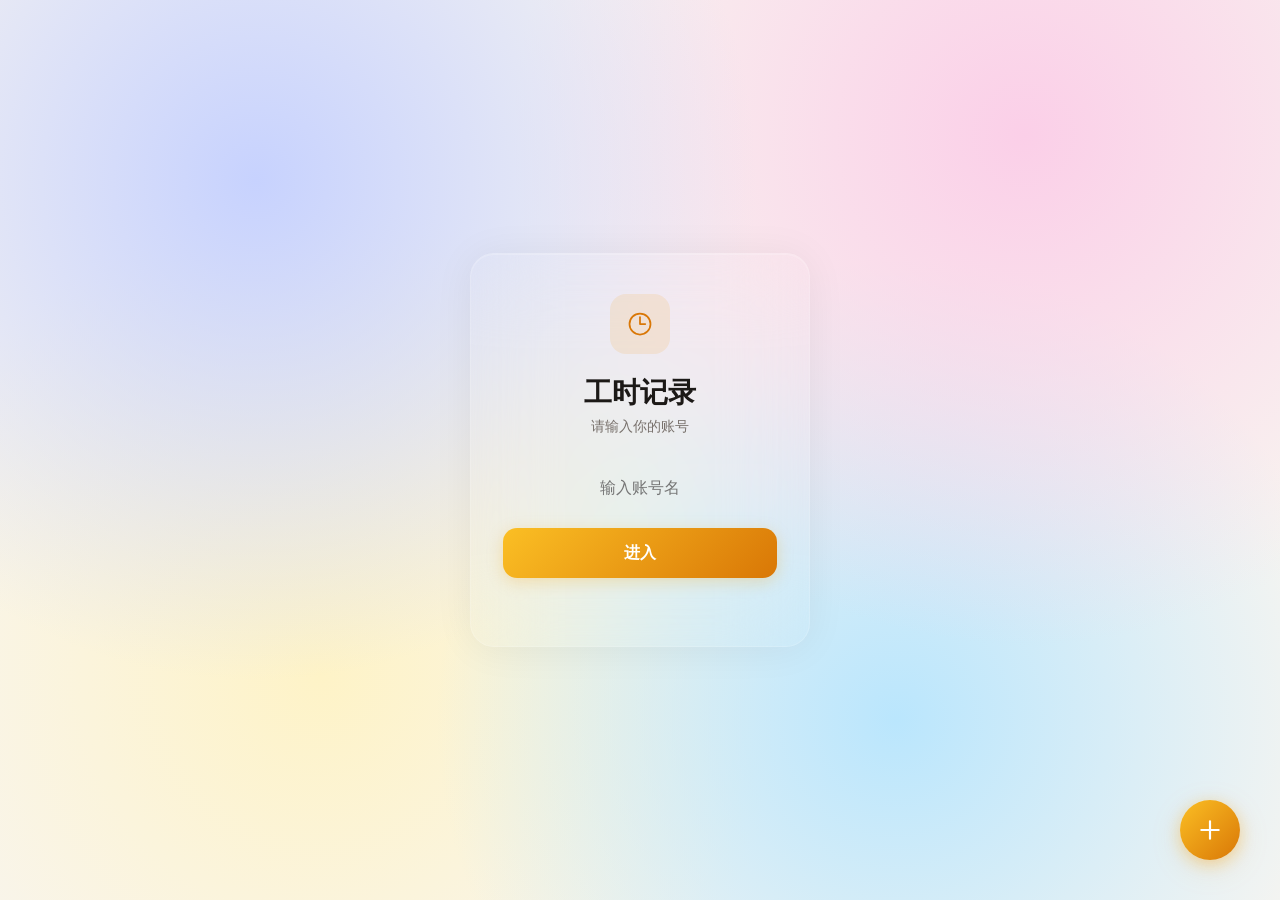
<file: index.html>
<!DOCTYPE html>
<html lang="zh-CN">
<head>
<meta charset="UTF-8">
<meta name="viewport" content="width=device-width, initial-scale=1.0, viewport-fit=cover">
<meta name="apple-mobile-web-app-capable" content="yes">
<meta name="apple-mobile-web-app-status-bar-style" content="black-translucent">
<meta name="theme-color" content="#fffbeb">
<title>工时记录</title>
<link rel="icon" href="data:,">
<link rel="manifest" href="manifest.json">
<link rel="stylesheet" href="style.css">
<script>
  // 防闪烁：在页面渲染前应用已保存的主题
  (function() {
    var mode = localStorage.getItem('theme-mode');
    // 向后兼容：迁移旧的 theme key
    if (!mode) {
      var old = localStorage.getItem('theme');
      mode = (old === 'light' || old === 'dark') ? old : 'auto';
    }
    var isDark = mode === 'dark' || (mode === 'auto' && window.matchMedia && window.matchMedia('(prefers-color-scheme: dark)').matches);
    var theme = isDark ? 'dark' : 'light';
    document.documentElement.setAttribute('data-theme', theme);
    document.documentElement.setAttribute('data-theme-mode', mode);
    var meta = document.querySelector('meta[name="theme-color"]');
    if (meta) meta.setAttribute('content', theme === 'dark' ? '#0a0a0c' : '#f5edd6');
  })();
</script>
</head>
<body>

<div class="container">
  <header>
    <h1>工时记录</h1>
    <div class="header-user-info">
      <div class="user-avatar" id="userAvatarInitial"></div>
      <div class="user-info-text">
        <span class="current-user-tag" id="currentUserTag">—</span>
        <button type="button" class="switch-account-link" id="switchAccountLink" aria-label="切换账号">切换账号</button>
      </div>
    </div>
    <div class="top-bar-date" id="topBarDate">
        <div class="top-bar-date-main">
          <span class="top-bar-date-weekday"></span>
          <span class="top-bar-date-full"></span>
        </div>
        <span class="top-bar-date-lunar" id="topBarLunar"></span>
      </div>
    <span class="top-bar-weather" id="topBarWeather"></span>
    <button class="theme-toggle" id="themeToggle" aria-label="切换主题模式" title="跟随系统">
      <svg class="theme-icon-auto" xmlns="http://www.w3.org/2000/svg" fill="none" viewBox="0 0 24 24" stroke="currentColor" stroke-width="2" aria-hidden="true">
        <circle cx="12" cy="12" r="9" />
        <path d="M12 3a9 9 0 010 18z" fill="currentColor" stroke="none" />
      </svg>
      <svg class="theme-icon-sun" xmlns="http://www.w3.org/2000/svg" fill="none" viewBox="0 0 24 24" stroke="currentColor" stroke-width="2" aria-hidden="true">
        <path stroke-linecap="round" stroke-linejoin="round" d="M12 3v1m0 16v1m9-9h-1M4 12H3m15.364 6.364l-.707-.707M6.343 6.343l-.707-.707m12.728 0l-.707.707M6.343 17.657l-.707.707M16 12a4 4 0 11-8 0 4 4 0 018 0z" />
      </svg>
      <svg class="theme-icon-moon" xmlns="http://www.w3.org/2000/svg" fill="none" viewBox="0 0 24 24" stroke="currentColor" stroke-width="2" aria-hidden="true">
        <path stroke-linecap="round" stroke-linejoin="round" d="M20.354 15.354A9 9 0 018.646 3.646 9.003 9.003 0 0012 21a9.003 9.003 0 008.354-5.646z" />
      </svg>
    </button>
  </header>

  <div class="stats-grid">
    <div class="stat-card" id="todayStatCard" role="button" aria-label="点击新增或编辑今日工时记录" tabindex="0">
      <div class="stat-label">今日工时 <span class="tap-hint">可点击</span></div>
      <div class="stat-date" id="todayRange"></div>
      <div>
        <span class="stat-value" id="todayHours">0</span>
        <span class="stat-unit">小时</span>
      </div>
    </div>
    <div class="stat-card">
      <div class="stat-label">本周工时</div>
      <div class="stat-date" id="weekRangeText"></div>
      <div>
        <span class="stat-value" id="weekHours">0</span>
        <span class="stat-unit">小时</span>
      </div>
    </div>
    <div class="stat-card">
      <div class="stat-label">本月工时</div>
      <div class="stat-date" id="monthRangeText"></div>
      <div>
        <span class="stat-value" id="monthHours">0</span>
        <span class="stat-unit">小时</span>
      </div>
    </div>
  </div>

  <div class="section-header">
    <h2 class="section-title">工时明细</h2>
    <div class="tool-btns">
      <button class="export-btn" id="analysisBtn" title="工时分析">
        <svg xmlns="http://www.w3.org/2000/svg" fill="none" viewBox="0 0 24 24" stroke="currentColor" stroke-width="2" aria-hidden="true">
          <path stroke-linecap="round" stroke-linejoin="round" d="M9 19v-6a2 2 0 00-2-2H5a2 2 0 00-2 2v6a2 2 0 002 2h2a2 2 0 002-2zm0 0V9a2 2 0 012-2h2a2 2 0 012 2v10m-6 0a2 2 0 002 2h2a2 2 0 002-2m0 0V5a2 2 0 012-2h2a2 2 0 012 2v14a2 2 0 01-2 2h-2a2 2 0 01-2-2z" />
        </svg>
        分析
      </button>
      <button class="export-btn" id="exportBtn" title="导出 CSV">
        <svg xmlns="http://www.w3.org/2000/svg" fill="none" viewBox="0 0 24 24" stroke="currentColor" stroke-width="2" aria-hidden="true">
          <path stroke-linecap="round" stroke-linejoin="round" d="M4 16v1a3 3 0 003 3h10a3 3 0 003-3v-1m-4-8l-4-4m0 0L8 8m4-4v12" />
        </svg>
        导出
      </button>
      <button class="export-btn" id="importBtn" title="导入 CSV">
        <svg xmlns="http://www.w3.org/2000/svg" fill="none" viewBox="0 0 24 24" stroke="currentColor" stroke-width="2" aria-hidden="true">
          <path stroke-linecap="round" stroke-linejoin="round" d="M12 10v6m0 0l-3-3m3 3l3-3m2 8H7a2 2 0 01-2-2V5a2 2 0 012-2h5.586a1 1 0 01.707.293l5.414 5.414a1 1 0 01.293.707V19a2 2 0 01-2 2z" />
        </svg>
        导入
      </button>
    </div>
    <input type="file" id="importFile" accept=".csv" style="display:none">
  </div>

  <div class="filter-section">
    <div class="filter-group">
      <label for="filterStartDate">从</label>
      <input type="date" id="filterStartDate" name="filterStartDate" autocomplete="off">
    </div>
    <span class="filter-sep">—</span>
    <div class="filter-group">
      <label for="filterEndDate">至</label>
      <input type="date" id="filterEndDate" name="filterEndDate" autocomplete="off">
    </div>
    <div class="filter-total">
      <span class="filter-total-label">合计</span>
      <span class="filter-total-value" id="rangeTotal">0</span>
      <span class="filter-total-unit">小时</span>
    </div>
  </div>

  <div id="logList" class="log-list"></div>

  <div class="version-footer"></div>
</div>

<button class="add-btn" id="addBtn" title="新增工时记录" aria-label="新增工时记录">
  <svg xmlns="http://www.w3.org/2000/svg" fill="none" viewBox="0 0 24 24" stroke="currentColor" stroke-width="2">
    <path stroke-linecap="round" stroke-linejoin="round" d="M12 4v16m8-8H4" />
  </svg>
</button>

<div class="modal-overlay" id="modalOverlay" role="dialog" aria-modal="true" aria-labelledby="modalTitle">
  <div class="modal">
    <div class="modal-drag-bar"></div>
    <div class="modal-header">
      <h2 class="modal-title" id="modalTitle">新增工时记录</h2>
      <p class="modal-subtitle" id="modalSubtitle">记录你的工作时间</p>
    </div>
    <form id="addForm" autocomplete="off">
      <input type="hidden" id="editId">
      <div class="form-group">
        <label class="form-label" for="logDate">日期</label>
        <input type="date" id="logDate" required aria-required="true">
      </div>
      <div class="form-group">
        <label class="form-label" for="hours">工时（小时）</label>
        <input type="number" id="hours" min="0" max="24" step="0.5" inputmode="decimal" pattern="[0-9]*" placeholder="例如：8" required aria-required="true">
      </div>
      <div class="form-group">
        <label class="form-label" for="shift">班次 <span class="label-hint">（选填）</span></label>
        <select id="shift" aria-label="选择班次">
          <option value="">请选择班次</option>
          <option value="早班">早班</option>
          <option value="中班">中班</option>
          <option value="晚班">晚班</option>
        </select>
      </div>
      <div class="form-group">
        <label class="form-label" for="notes">备注 <span class="label-hint">（选填）</span></label>
        <textarea id="notes" placeholder="记录一下做了什么..." aria-label="备注"></textarea>
      </div>
      <div class="modal-actions" id="modalActions">
        <button type="button" class="btn btn-secondary" id="cancelBtn">取消</button>
        <button type="button" class="btn btn-danger" id="deleteBtn" style="display:none" aria-label="删除此记录">删除</button>
        <button type="submit" class="btn btn-primary" id="saveBtn">保存记录</button>
      </div>
    </form>
  </div>
</div>

<div class="toast" id="toast" role="status" aria-live="polite" aria-atomic="true"></div>

<div class="modal-overlay" id="analysisModalOverlay" role="dialog" aria-modal="true" aria-label="工时分析">
  <div class="modal analysis-modal">
    <div class="modal-drag-bar"></div>
    <div class="modal-header">
      <h2 class="modal-title">工时分析</h2>
      <p class="modal-subtitle" id="analysisSubtitle">当月每日工时</p>
    </div>
    <div class="chart-mode-switch" id="chartModeSwitch" role="tablist" aria-label="图表时间范围">
      <button class="chart-mode-btn active" data-mode="month" role="tab" aria-selected="true">当月</button>
      <button class="chart-mode-btn" data-mode="year" role="tab" aria-selected="false">当年</button>
    </div>
    <div class="chart-summary" id="chartSummary" aria-live="polite"></div>
    <div class="chart-canvas-wrap">
      <canvas id="workChart" width="700" height="300" role="img" aria-label="工时图表"></canvas>
    </div>
    <div class="modal-actions">
      <button type="button" class="btn btn-secondary" id="analysisCloseBtn">关闭</button>
    </div>
  </div>
</div>

<div class="login-overlay" id="loginOverlay">
  <div class="login-card">
    <div class="login-icon">
      <svg xmlns="http://www.w3.org/2000/svg" fill="none" viewBox="0 0 24 24" stroke="currentColor" stroke-width="1.5" aria-hidden="true">
        <path stroke-linecap="round" stroke-linejoin="round" d="M12 6v6h4.5m4.5 0a9 9 0 11-18 0 9 9 0 0118 0z" />
      </svg>
    </div>
    <h2 class="login-title">工时记录</h2>
    <p class="login-desc">请输入你的账号</p>
    <input class="login-input" id="loginInput" placeholder="输入账号名" maxlength="20" autocomplete="off">
    <button class="login-btn" id="loginBtn">进入</button>
    <p class="login-error" id="loginError"></p>
  </div>
</div>

<script src="app.js"></script>
<script>
  if ('serviceWorker' in navigator) {
    let refreshing = false;
    // 当新的 SW 接管页面时，自动刷新
    navigator.serviceWorker.addEventListener('controllerchange', () => {
      if (refreshing) return;
      refreshing = true;
      window.location.reload();
    });

    navigator.serviceWorker.register('sw.js').then(reg => {
      // 每次打开页面强制检查 SW 更新（绕过浏览器 24h 限制）
      reg.update();
    });

    // 页面可见时也检查一下
    document.addEventListener('visibilitychange', () => {
      if (!document.hidden) {
        navigator.serviceWorker.getRegistration().then(reg => { if (reg) reg.update(); });
      }
    });
  }
</script>
</body>
</html>
</file>
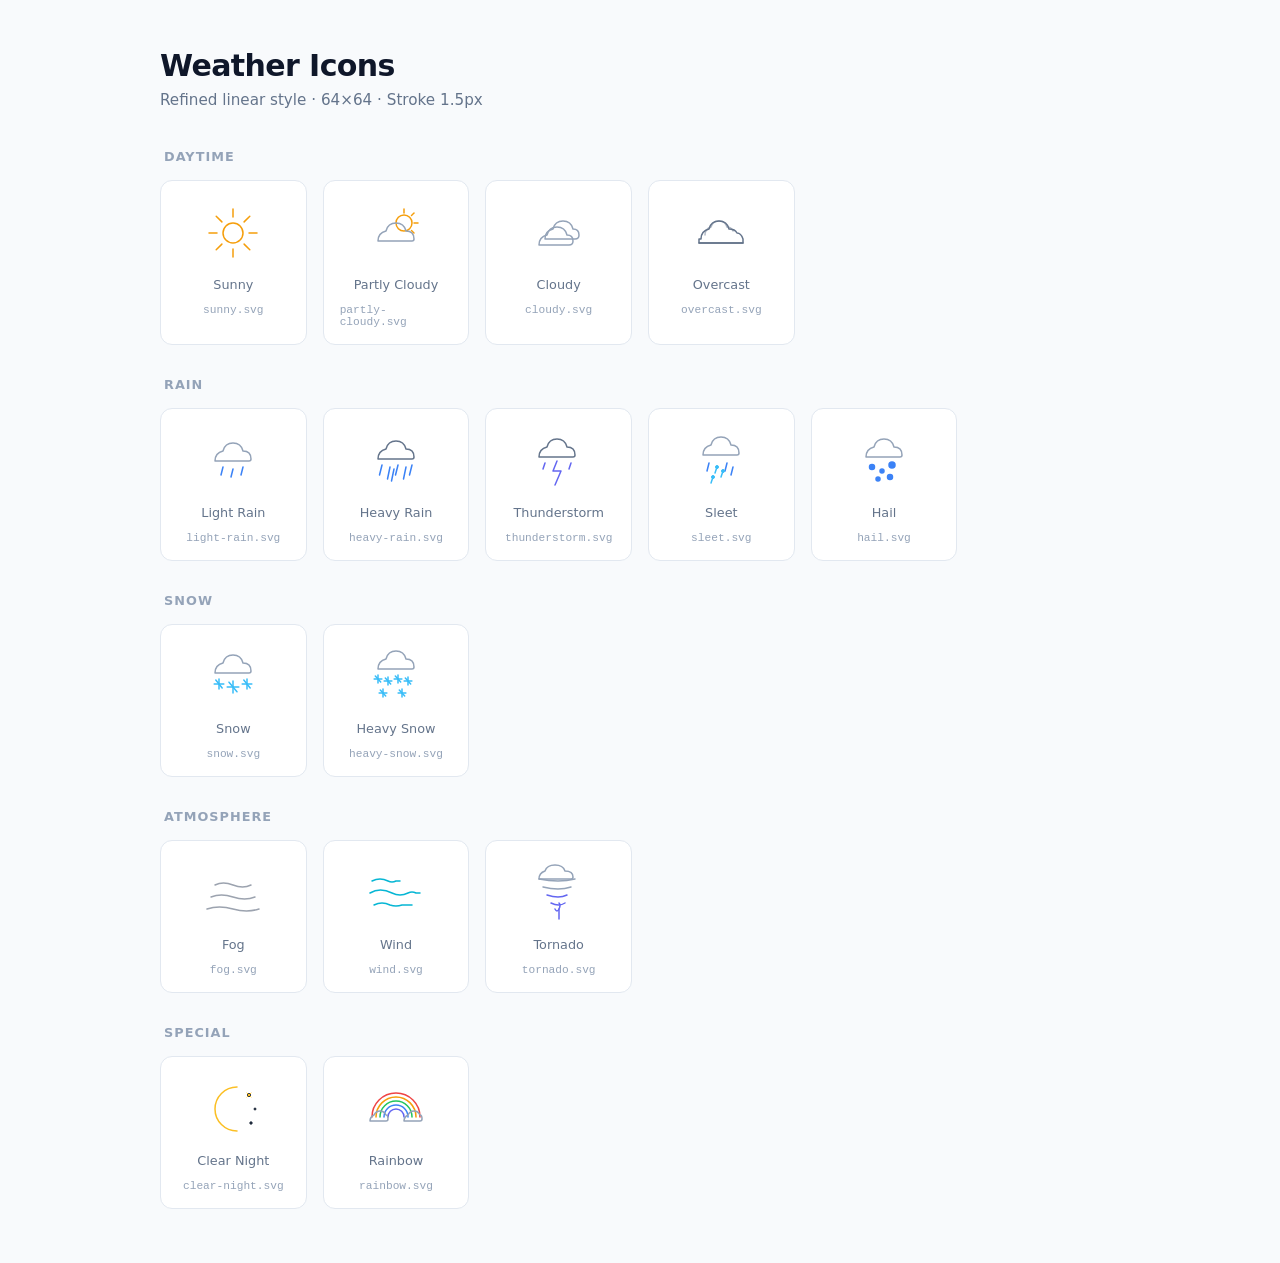
<file: weather-icons/preview.html>
<!DOCTYPE html>
<html lang="zh-CN">
<head>
<meta charset="UTF-8">
<meta name="viewport" content="width=device-width, initial-scale=1.0">
<title>Weather Icons Preview</title>
<style>
  * { margin: 0; padding: 0; box-sizing: border-box; }
  body {
    font-family: 'Inter', system-ui, -apple-system, sans-serif;
    background: #f8fafc;
    color: #0f172a;
    min-height: 100vh;
    padding: 48px 24px;
  }
  .container { max-width: 960px; margin: 0 auto; }
  h1 {
    font-size: 1.875rem;
    font-weight: 700;
    margin-bottom: 8px;
    letter-spacing: -0.02em;
  }
  .subtitle {
    color: #64748b;
    font-size: 0.95rem;
    margin-bottom: 40px;
  }
  .grid {
    display: grid;
    grid-template-columns: repeat(auto-fill, minmax(140px, 1fr));
    gap: 16px;
  }
  .card {
    background: #fff;
    border: 1px solid #e2e8f0;
    border-radius: 12px;
    padding: 20px 16px 16px;
    display: flex;
    flex-direction: column;
    align-items: center;
    gap: 12px;
    transition: box-shadow 0.2s ease, transform 0.2s ease;
    cursor: default;
  }
  .card:hover {
    box-shadow: 0 4px 12px rgba(0,0,0,0.06);
    transform: translateY(-2px);
  }
  .card svg {
    width: 56px;
    height: 56px;
  }
  .card-label {
    font-size: 0.8rem;
    color: #64748b;
    font-weight: 500;
    text-align: center;
  }
  .card-filename {
    font-size: 0.7rem;
    color: #94a3b8;
    font-family: 'SF Mono', 'Fira Code', monospace;
  }
  .section-label {
    font-size: 0.8rem;
    font-weight: 600;
    color: #94a3b8;
    text-transform: uppercase;
    letter-spacing: 0.08em;
    margin: 32px 0 16px;
    padding-left: 4px;
  }
</style>
</head>
<body>
<div class="container">
  <h1>Weather Icons</h1>
  <p class="subtitle">Refined linear style &middot; 64&times;64 &middot; Stroke 1.5px</p>

  <div class="section-label">Daytime</div>
  <div class="grid">
    <div class="card">
      <img src="sunny.svg" alt="Sunny">
      <span class="card-label">Sunny</span>
      <span class="card-filename">sunny.svg</span>
    </div>
    <div class="card">
      <img src="partly-cloudy.svg" alt="Partly Cloudy">
      <span class="card-label">Partly Cloudy</span>
      <span class="card-filename">partly-cloudy.svg</span>
    </div>
    <div class="card">
      <img src="cloudy.svg" alt="Cloudy">
      <span class="card-label">Cloudy</span>
      <span class="card-filename">cloudy.svg</span>
    </div>
    <div class="card">
      <img src="overcast.svg" alt="Overcast">
      <span class="card-label">Overcast</span>
      <span class="card-filename">overcast.svg</span>
    </div>
  </div>

  <div class="section-label">Rain</div>
  <div class="grid">
    <div class="card">
      <img src="light-rain.svg" alt="Light Rain">
      <span class="card-label">Light Rain</span>
      <span class="card-filename">light-rain.svg</span>
    </div>
    <div class="card">
      <img src="heavy-rain.svg" alt="Heavy Rain">
      <span class="card-label">Heavy Rain</span>
      <span class="card-filename">heavy-rain.svg</span>
    </div>
    <div class="card">
      <img src="thunderstorm.svg" alt="Thunderstorm">
      <span class="card-label">Thunderstorm</span>
      <span class="card-filename">thunderstorm.svg</span>
    </div>
    <div class="card">
      <img src="sleet.svg" alt="Sleet">
      <span class="card-label">Sleet</span>
      <span class="card-filename">sleet.svg</span>
    </div>
    <div class="card">
      <img src="hail.svg" alt="Hail">
      <span class="card-label">Hail</span>
      <span class="card-filename">hail.svg</span>
    </div>
  </div>

  <div class="section-label">Snow</div>
  <div class="grid">
    <div class="card">
      <img src="snow.svg" alt="Snow">
      <span class="card-label">Snow</span>
      <span class="card-filename">snow.svg</span>
    </div>
    <div class="card">
      <img src="heavy-snow.svg" alt="Heavy Snow">
      <span class="card-label">Heavy Snow</span>
      <span class="card-filename">heavy-snow.svg</span>
    </div>
  </div>

  <div class="section-label">Atmosphere</div>
  <div class="grid">
    <div class="card">
      <img src="fog.svg" alt="Fog">
      <span class="card-label">Fog</span>
      <span class="card-filename">fog.svg</span>
    </div>
    <div class="card">
      <img src="wind.svg" alt="Wind">
      <span class="card-label">Wind</span>
      <span class="card-filename">wind.svg</span>
    </div>
    <div class="card">
      <img src="tornado.svg" alt="Tornado">
      <span class="card-label">Tornado</span>
      <span class="card-filename">tornado.svg</span>
    </div>
  </div>

  <div class="section-label">Special</div>
  <div class="grid">
    <div class="card">
      <img src="clear-night.svg" alt="Clear Night">
      <span class="card-label">Clear Night</span>
      <span class="card-filename">clear-night.svg</span>
    </div>
    <div class="card">
      <img src="rainbow.svg" alt="Rainbow">
      <span class="card-label">Rainbow</span>
      <span class="card-filename">rainbow.svg</span>
    </div>
  </div>
</div>
</body>
</html>
</file>
<file: style.css>
:root {
    --amber-50: #fffbeb;
    --amber-100: #fef3c7;
    --amber-200: #fde68a;
    --amber-300: #fcd34d;
    --amber-400: #fbbf24;
    --amber-500: #f59e0b;
    --amber-600: #d97706;
    --amber-700: #b45309;
    --amber-800: #92400e;
    --amber-900: #78350f;
    --stone-50: #fafaf9;
    --stone-100: #f5f5f4;
    --stone-200: #e7e5e4;
    --stone-300: #d6d3d1;
    --stone-400: #a8a29e;
    --stone-500: #78716c;
    --stone-600: #57534e;
    --stone-700: #44403c;
    --stone-800: #292524;
    --stone-900: #1c1917;
    --red-500: #ef4444;
    --safe-bottom: env(safe-area-inset-bottom, 0px);
    --safe-top: env(safe-area-inset-top, 0px);
    --radius-card: 22px;
    --radius-log: 18px;
    --radius-input: 14px;
    --shift-morning: #f59e0b;
    --shift-mid: #6366f1;
    --shift-night: #1e40af;
    --today-accent: #f59e0b;

    /* === 语义文字色（浅色默认） === */
    --text-accent: var(--amber-700);
    --text-accent-hover: var(--amber-600);
    --text-accent-soft: var(--amber-600);

    /* === 主题变量（浅色默认） === */
    --body-bg:
      radial-gradient(circle at 20% 20%, #c7d2fe, transparent 40%),
      radial-gradient(circle at 80% 15%, #fbcfe8, transparent 40%),
      radial-gradient(circle at 70% 80%, #bae6fd, transparent 40%),
      radial-gradient(circle at 25% 75%, #fef3c7, transparent 40%),
      #f8f5f0;
    --card-bg: rgba(255,255,255,0.01);
    --card-bg-today: rgba(255,251,235,0.02);
    --card-border: rgba(255,255,255,0.15);
    --card-highlight: rgba(255,255,255,0.3);
    --card-inset: rgba(255,255,255,0.2);
    --glass-hover: rgba(255,255,255,0.08);
    --chip-bg: rgba(255,255,255,0.05);
    --chip-border: rgba(255,255,255,0.15);
    --input-bg: rgba(255,255,255,0.03);
    --input-bg-hover: rgba(255,255,255,0.06);
    --input-border: rgba(120,113,108,0.2);
    --btn-border: rgba(120,113,108,0.2);
    --modal-bg: rgba(255,255,255,0.03);
    --modal-border: rgba(255,255,255,0.1);
    --overlay-bg: transparent;
    --btn-secondary-bg: rgba(255,255,255,0.03);
    --toast-bg: rgba(28,25,23,0.88);
    --toast-text: #fff;
    --export-bg: rgba(255,255,255,0.03);
    --export-bg-hover: rgba(255,255,255,0.08);
    --export-border: rgba(255,255,255,0.1);
    --swiped-bg: rgba(255,255,255,0.05);
    --log-card-active: rgba(255,255,255,0.05);
    --month-hover: rgba(255,255,255,0.05);
    --chart-canvas-bg: rgba(255,255,255,0.03);
    --chart-switch-bg: rgba(255,255,255,0.05);
    --chart-switch-active-bg: rgba(255,255,255,0.1);
    --chart-switch-active-text: var(--amber-700);
    --drag-bar-bg: rgba(255,255,255,0.1);
    --login-overlay-bg:
      radial-gradient(circle at 20% 20%, #c7d2fe, transparent 40%),
      radial-gradient(circle at 80% 15%, #fbcfe8, transparent 40%),
      radial-gradient(circle at 70% 80%, #bae6fd, transparent 40%),
      radial-gradient(circle at 25% 75%, #fef3c7, transparent 40%),
      #f8f5f0;
    --title-gradient: linear-gradient(135deg, var(--stone-900) 40%, var(--amber-700));
    --select-arrow-color: %2378716c;
    --shadow-card: 0 1px 3px rgba(0,0,0,0.04), 0 4px 16px rgba(0,0,0,0.03);
    --shadow-card-today: 0 1px 3px rgba(0,0,0,0.04), 0 4px 16px rgba(0,0,0,0.03), 0 0 20px rgba(245,158,11,0.06);
  }

  /* === 深色模式 === */
  [data-theme="dark"] {
    /* 深色模式色阶：高编号=浅色，低编号=深色，层级一致 */
    --stone-50: #0e0d0c;
    --stone-100: #1a1816;
    --stone-200: #2a2724;
    --stone-300: #44403c;
    --stone-400: #8a847d;
    --stone-500: #a8a29e;
    --stone-600: #c7c2bd;
    --stone-700: #e0ddd9;
    --stone-800: #f0eeec;
    --stone-900: #fafaf9;

    /* 语义强调色：深色模式下用亮琥珀 */
    --text-accent: var(--amber-400);
    --text-accent-hover: var(--amber-300);
    --text-accent-soft: var(--amber-400);

    --body-bg:
      radial-gradient(ellipse 80% 60% at 12% 0%, rgba(99,102,241,0.2) 0%, transparent 50%),
      radial-gradient(ellipse 65% 55% at 88% 8%, rgba(139,92,246,0.16) 0%, transparent 50%),
      radial-gradient(ellipse 55% 50% at 78% 88%, rgba(20,184,166,0.14) 0%, transparent 50%),
      radial-gradient(ellipse 70% 55% at 3% 65%, rgba(245,158,11,0.1) 0%, transparent 50%),
      #0a0a0c;
    --card-bg: rgba(255,255,255,0.035);
    --card-bg-today: rgba(245,158,11,0.05);
    --card-border: rgba(255,255,255,0.07);
    --card-highlight: rgba(255,255,255,0.1);
    --card-inset: rgba(255,255,255,0.04);
    --glass-hover: rgba(255,255,255,0.07);
    --chip-bg: rgba(255,255,255,0.05);
    --chip-border: rgba(255,255,255,0.08);
    --input-bg: rgba(255,255,255,0.05);
    --input-bg-hover: rgba(255,255,255,0.09);
    --input-border: rgba(255,255,255,0.12);
    --btn-border: rgba(255,255,255,0.12);
    --modal-bg: rgba(22,20,18,0.94);
    --modal-border: rgba(255,255,255,0.06);
    --overlay-bg: rgba(0,0,0,0.55);
    --btn-secondary-bg: rgba(255,255,255,0.05);
    --toast-bg: rgba(240,238,236,0.92);
    --toast-text: #1a1816;
    --export-bg: rgba(255,255,255,0.05);
    --export-bg-hover: rgba(255,255,255,0.1);
    --export-border: rgba(255,255,255,0.08);
    --swiped-bg: rgba(22,20,18,0.95);
    --log-card-active: rgba(255,255,255,0.08);
    --month-hover: rgba(255,255,255,0.05);
    --chart-canvas-bg: rgba(255,255,255,0.03);
    --chart-switch-bg: rgba(255,255,255,0.05);
    --chart-switch-active-bg: rgba(255,255,255,0.1);
    --chart-switch-active-text: var(--amber-400);
    --drag-bar-bg: rgba(255,255,255,0.12);
    --login-overlay-bg: #0a0a0c;
    --title-gradient: linear-gradient(135deg, var(--stone-900) 40%, var(--amber-400));
    --select-arrow-color: %23a8a29e;
    --shadow-card: 0 2px 20px rgba(0,0,0,0.25);
    --shadow-card-today: 0 2px 20px rgba(0,0,0,0.25), 0 0 24px rgba(245,158,11,0.12);
  }

  * { margin:0; padding:0; box-sizing:border-box; }

  body {
    font-family: -apple-system, BlinkMacSystemFont, 'SF Pro Display', 'Segoe UI', Roboto, 'PingFang SC', 'Hiragino Sans GB', 'Microsoft YaHei', 'HarmonyOS Sans', sans-serif;
    background: var(--body-bg);
    background-attachment: fixed;
    min-height: 100vh;
    color: var(--stone-800);
    -webkit-font-smoothing: antialiased;
    -moz-osx-font-smoothing: grayscale;
    -webkit-tap-highlight-color: transparent;
    -webkit-user-select: none;
    user-select: none;
    overscroll-behavior: none;
    transition: background 0.4s ease;
  }

  body.modal-open {
    overflow: hidden;
    /* position: fixed / top 改由 JS 控制，避免丢滚动位置 */
  }

  .container {
    max-width: 900px;
    margin: 0 auto;
    padding: calc(24px + var(--safe-top)) 20px calc(120px + var(--safe-bottom));
  }

  header {
    display: grid;
    grid-template-columns: 1fr auto 1fr;
    gap: 16px;
    margin-bottom: 28px;
  }

  header h1 {
    font-family: Georgia, 'Noto Serif SC', 'Source Han Serif SC', 'STSong', 'Songti SC', 'KaiTi', serif;
    font-size: 38px;
    font-weight: 400;
    color: var(--stone-900);
    letter-spacing: -0.5px;
    margin-bottom: 0;
    background: var(--title-gradient);
    -webkit-background-clip: text;
    background-clip: text;
    -webkit-text-fill-color: transparent;
    grid-column: 1 / -1;
    justify-self: center;
  }

  /* ---- 用户信息 Profile Chip ---- */
  .header-user-info {
    display: flex;
    align-items: center;
    gap: 8px;
    background: var(--chip-bg);
    backdrop-filter: blur(20px);
    -webkit-backdrop-filter: blur(20px);
    border: 1px solid var(--chip-border);
    border-radius: 20px;
    padding: 6px 14px 6px 6px;
    box-shadow: 0 1px 8px rgba(0,0,0,0.04);
    grid-column: 2;
    grid-row: 2;
    justify-self: center;
    align-self: center;
  }

  .user-avatar {
    width: 28px;
    height: 28px;
    border-radius: 50%;
    background: linear-gradient(135deg, var(--amber-400), var(--amber-600));
    display: flex;
    align-items: center;
    justify-content: center;
    font-family: Georgia, 'Noto Serif SC', serif;
    font-size: 13px;
    font-weight: 700;
    color: #fff;
    text-transform: uppercase;
    flex-shrink: 0;
  }

  .user-info-text {
    display: flex;
    flex-direction: column;
    gap: 1px;
  }

  .current-user-tag {
    font-size: 12px;
    font-weight: 600;
    color: var(--stone-700);
    line-height: 1.2;
  }

  .switch-account-link {
    display: inline-block;
    font-size: 10px;
    font-weight: 500;
    color: var(--stone-500);
    cursor: pointer;
    transition: color 0.2s;
    -webkit-tap-highlight-color: transparent;
    line-height: 1.2;
    background: none;
    border: none;
    padding: 0;
    text-align: left;
    font-family: inherit;
  }
  .switch-account-link:hover { color: var(--text-accent-hover); }
  .switch-account-link:focus-visible {
    outline: 1.5px solid var(--amber-500);
    outline-offset: 2px;
    border-radius: 3px;
  }

  /* ---- 主题切换按钮 ---- */
  .theme-toggle {
    grid-column: 3;
    grid-row: 2;
    justify-self: end;
    align-self: center;
    width: 38px;
    height: 38px;
    border-radius: 50%;
    border: 1px solid var(--chip-border);
    background: var(--chip-bg);
    backdrop-filter: blur(20px);
    -webkit-backdrop-filter: blur(20px);
    display: flex;
    align-items: center;
    justify-content: center;
    cursor: pointer;
    color: var(--stone-600);
    transition: all 0.3s ease;
    -webkit-tap-highlight-color: transparent;
    flex-shrink: 0;
  }
  .theme-toggle:hover {
    background: var(--glass-hover);
    transform: scale(1.05);
  }
  .theme-toggle:active { transform: scale(0.92); }
  .theme-toggle:focus-visible {
    outline: 2px solid var(--amber-500);
    outline-offset: 2px;
  }
  .theme-toggle svg { width: 18px; height: 18px; }
  .theme-icon-auto,
  .theme-icon-sun,
  .theme-icon-moon { display: none; }
  [data-theme-mode="auto"] .theme-icon-auto { display: block; }
  [data-theme-mode="light"] .theme-icon-sun { display: block; }
  [data-theme-mode="dark"] .theme-icon-moon { display: block; }

  .top-bar-date {
    display: flex;
    flex-direction: column;
    justify-content: center;
    gap: 4px;
    flex-shrink: 0;
    grid-column: 1;
    grid-row: 2;
  }

  .top-bar-date-main {
    display: flex;
    align-items: baseline;
    gap: 8px;
  }

  .top-bar-date-weekday {
    font-family: Georgia, 'Noto Serif SC', 'Source Han Serif SC', 'STSong', 'Songti SC', 'KaiTi', serif;
    font-size: 20px;
    font-weight: 400;
    line-height: 1;
    color: var(--stone-900);
  }

  .top-bar-date-full {
    font-size: 12px;
    color: var(--stone-400);
    font-weight: 500;
    letter-spacing: 0.3px;
  }

  .top-bar-date-lunar {
    font-size: 12px;
    color: var(--text-accent-soft);
    font-weight: 500;
    letter-spacing: 0.3px;
  }

  /* ---- 内联天气（横排，单独占一行避免被挤压） ---- */
  .top-bar-weather {
    display: flex;
    flex-wrap: nowrap;
    gap: 4px 14px;
    align-items: center;
    justify-content: center;
    grid-column: 1 / -1;
    grid-row: 3;
    margin-top: 4px;
  }
  .weather-day-item {
    font-size: 10px;
    color: var(--stone-500);
    font-weight: 600;
  }
  .weather-icon-temp {
    font-size: 11px;
    color: var(--stone-500);
    font-weight: 500;
    display: inline-flex;
    align-items: center;
    gap: 2px;
  }
  .weather-icon-temp img {
    width: 13px;
    height: 13px;
    vertical-align: -2px;
  }

  .login-overlay {
    position: fixed; inset: 0;
    background: var(--login-overlay-bg);
    display: flex;
    align-items: center;
    justify-content: center;
    padding: env(safe-area-inset-top, 20px) 20px env(safe-area-inset-bottom, 20px);
    transition: background 0.4s ease;
  }
  .login-overlay.hidden { display: none; }
  .login-card {
    text-align: center;
    background: var(--card-bg);
    backdrop-filter: blur(40px);
    -webkit-backdrop-filter: blur(40px);
    border: 1px solid var(--card-border);
    border-radius: 24px;
    padding: 40px 32px;
    box-shadow: 0 2px 40px rgba(0,0,0,0.06), inset 0 1px 0 var(--card-inset);
    width: 100%;
    max-width: 340px;
    margin: 0 auto;
  }
  .login-icon {
    width: 60px; height: 60px;
    margin: 0 auto 20px;
    border-radius: 16px;
    background: rgba(245,158,11,0.12);
    display: flex; align-items: center; justify-content: center;
  }
  .login-icon svg { width: 28px; height: 28px; stroke: var(--text-accent-soft); }
  .login-title {
    font-size: 28px;
    font-weight: 700;
    color: var(--stone-900);
    margin-bottom: 6px;
  }
  .login-desc { font-size: 14px; color: var(--stone-500); margin-bottom: 28px; }
  .login-input {
    width: 100%; padding: 14px 16px;
    border: none;
    border-radius: var(--radius-input);
    font-size: 16px; color: var(--stone-700);
    background: var(--input-bg);
    text-align: center;
    font-family: inherit;
    margin-bottom: 16px; min-height: 48px;
    transition: background-color 0.2s ease, box-shadow 0.2s ease;
    -webkit-user-select: text; user-select: text;
  }
  .login-input:focus {
    outline: none;
    background: var(--input-bg-hover);
    box-shadow: 0 0 0 2px var(--amber-500);
  }
  .login-input.error { box-shadow: 0 0 0 2px var(--red-500); animation: shake 0.5s ease; }
  .login-btn {
    width: 100%; padding: 14px;
    border-radius: 14px; border: none;
    background: linear-gradient(135deg, var(--amber-400), var(--amber-600));
    color: white; font-size: 16px; font-weight: 600;
    font-family: inherit;
    cursor: pointer; min-height: 50px;
    transition: all 0.2s;
    -webkit-tap-highlight-color: transparent;
    box-shadow: 0 4px 16px rgba(245,158,11,0.25);
  }
  .login-btn:active { opacity: 0.85; transform: scale(0.98); }
  .login-error { font-size: 12px; color: var(--red-500); margin-top: 10px; min-height: 18px; }


  /* ---- 统计卡片 (Liquid Glass) ---- */
  .stats-grid {
    display: grid;
    grid-template-columns: repeat(3, 1fr);
    gap: 12px;
    margin-bottom: 24px;
  }

  .stat-card {
    background: var(--card-bg);
    backdrop-filter: blur(40px);
    -webkit-backdrop-filter: blur(40px);
    -webkit-backface-visibility: hidden;
    backface-visibility: hidden;
    border: 1px solid var(--card-border);
    border-radius: var(--radius-card);
    padding: 20px 16px;
    box-shadow: var(--shadow-card), inset 0 1px 0 var(--card-inset);
    position: relative;
    overflow: hidden;
    transition: transform 0.25s cubic-bezier(0.4,0,0.2,1), box-shadow 0.25s cubic-bezier(0.4,0,0.2,1), background 0.3s ease;
  }

  .stat-card:focus-visible {
    outline: 2px solid var(--amber-500);
    outline-offset: 3px;
  }

  /* 今日卡片特殊样式：琥珀色顶部光条 + 暖光 */
  #todayStatCard {
    cursor: pointer;
    border-top: 2.5px solid var(--today-accent);
    box-shadow: var(--shadow-card-today), inset 0 1px 0 var(--card-inset);
    background: var(--card-bg-today);
  }

  /* Liquid Glass highlight */
  .stat-card::before {
    content: '';
    position: absolute;
    top: 0; left: 10%; right: 10%;
    height: 1px;
    background: linear-gradient(90deg, transparent, var(--card-highlight), transparent);
  }

  .stat-card:active { transform: scale(0.97); }

  .stat-label {
    font-size: 11px;
    font-weight: 600;
    color: var(--stone-500);
    text-transform: uppercase;
    letter-spacing: 0.5px;
    margin-bottom: 4px;
    display: flex;
    align-items: center;
    gap: 6px;
  }

  .tap-hint {
    display: none;
    font-size: 10px;
    font-weight: 500;
    color: var(--text-accent-soft);
    text-transform: none;
    letter-spacing: 0;
    background: rgba(245,158,11,0.1);
    padding: 2px 7px;
    border-radius: 6px;
  }

  @media (max-width: 720px) {
    .tap-hint { display: inline; }
  }

  .stat-date {
    font-size: 11px;
    color: var(--stone-500);
    font-weight: 500;
    margin-bottom: 10px;
  }

  .stat-value {
    font-family: Georgia, 'Noto Serif SC', 'Source Han Serif SC', 'STSong', 'Songti SC', 'KaiTi', serif;
    font-size: 36px;
    font-weight: 400;
    color: var(--stone-900);
    line-height: 1;
  }

  .stat-unit {
    font-size: 13px;
    font-weight: 500;
    color: var(--stone-500);
    margin-left: 2px;
  }

  /* ---- 筛选区 (Liquid Glass) ---- */
  .filter-section {
    background: var(--card-bg);
    backdrop-filter: blur(40px);
    -webkit-backdrop-filter: blur(40px);
    -webkit-backface-visibility: hidden;
    backface-visibility: hidden;
    border: 1px solid var(--card-border);
    border-radius: var(--radius-card);
    padding: 16px 20px;
    box-shadow: var(--shadow-card), inset 0 1px 0 var(--card-inset);
    margin-bottom: 24px;
    display: flex;
    flex-wrap: wrap;
    align-items: center;
    gap: 12px;
    position: relative;
  }

  .filter-section::before {
    content: '';
    position: absolute;
    top: 0; left: 10%; right: 10%;
    height: 1px;
    background: linear-gradient(90deg, transparent, var(--card-highlight), transparent);
  }

  .filter-group {
    display: flex;
    align-items: center;
    gap: 6px;
  }

  .filter-group label {
    font-size: 12px;
    color: var(--stone-500);
    font-weight: 500;
    white-space: nowrap;
  }

  .filter-sep {
    color: var(--stone-400);
    font-size: 14px;
    padding: 0 2px;
  }

  input[type="date"] {
    padding: 10px 14px;
    border: none;
    border-radius: 10px;
    font-size: 15px;
    font-family: inherit;
    color: var(--stone-700);
    background: var(--input-bg);
    transition: all 0.2s ease;
    cursor: pointer;
    min-height: 40px;
  }

  input[type="date"]:hover {
    background: var(--input-bg-hover);
  }

  input[type="date"]:focus {
    outline: none;
    box-shadow: 0 0 0 2px var(--amber-500);
    background: var(--input-bg-hover);
  }

  .filter-total {
    margin-left: auto;
    display: flex;
    align-items: baseline;
    gap: 8px;
    flex-shrink: 0;
    min-width: fit-content;
    white-space: nowrap;
    background: linear-gradient(135deg, rgba(245,158,11,0.08), rgba(245,158,11,0.15));
    border-radius: 12px;
    padding: 10px 18px;
    border: 1px solid rgba(245,158,11,0.1);
  }

  .filter-total-label { font-size: 13px; color: var(--stone-500); font-weight: 500; white-space: nowrap; }

  .filter-total-value {
    font-family: Georgia, 'Noto Serif SC', 'Source Han Serif SC', 'STSong', 'Songti SC', 'KaiTi', serif;
    font-size: 26px;
    font-weight: 400;
    color: var(--text-accent);
    font-variant-numeric: tabular-nums;
    font-feature-settings: 'tnum';
    line-height: 1;
    white-space: nowrap;
  }

  .filter-total-unit { font-size: 13px; color: var(--stone-500); font-weight: 500; white-space: nowrap; }

  /* ---- 工时分析弹窗 ---- */
  .analysis-modal {
    max-width: 700px;
  }
  /* ---- 分析模式切换 ---- */
  .chart-mode-switch {
    display: flex;
    gap: 0;
    margin-bottom: 16px;
    background: var(--chart-switch-bg);
    border-radius: 10px;
    padding: 3px;
  }
  .chart-mode-btn {
    flex: 1;
    padding: 8px 16px;
    border: none;
    border-radius: 8px;
    font-size: 14px;
    font-weight: 500;
    font-family: inherit;
    cursor: pointer;
    background: transparent;
    color: var(--stone-500);
    transition: all 0.2s ease;
    -webkit-tap-highlight-color: transparent;
  }
  .chart-mode-btn.active {
    background: var(--chart-switch-active-bg);
    color: var(--chart-switch-active-text);
    font-weight: 600;
    box-shadow: 0 1px 3px rgba(0,0,0,0.06);
  }
  .chart-mode-btn:active { opacity: 0.7; }

  .chart-summary {
    display: flex;
    flex-wrap: wrap;
    gap: 8px;
    margin-bottom: 16px;
    padding: 0 4px;
  }
  .chart-summary-item {
    background: rgba(245,158,11,0.08);
    border-radius: 10px;
    padding: 8px 14px;
    font-size: 12px;
    color: var(--stone-600);
    font-weight: 500;
    white-space: nowrap;
  }
  .chart-summary-item strong {
    color: var(--text-accent);
    font-weight: 700;
  }
  .chart-canvas-wrap {
    width: 100%;
    overflow-x: auto;
    -webkit-overflow-scrolling: touch;
    border-radius: 12px;
    background: var(--chart-canvas-bg);
    margin-bottom: 16px;
  }
  .chart-canvas-wrap canvas {
    display: block;
    min-width: 600px;
    width: 100%;
    height: auto;
  }

  /* ---- 明细列表 ---- */
  .section-header {
    display: flex;
    align-items: center;
    justify-content: space-between;
    margin-bottom: 14px;
  }

  .section-title {
    font-family: Georgia, 'Noto Serif SC', 'Source Han Serif SC', 'STSong', 'Songti SC', 'KaiTi', serif;
    font-size: 26px;
    font-weight: 400;
    color: var(--stone-900);
    letter-spacing: -0.5px;
    position: relative;
    display: inline-block;
  }
  .section-title::after {
    content: '';
    position: absolute;
    bottom: -4px; left: 0;
    width: 32px; height: 2.5px;
    background: linear-gradient(90deg, var(--amber-400), var(--amber-600));
    border-radius: 2px;
  }

  .tool-btns {
    display: flex;
    gap: 6px;
  }
  .export-btn {
    display: flex;
    align-items: center;
    gap: 5px;
    padding: 8px 14px;
    border-radius: 10px;
    border: 1px solid var(--export-border);
    background: var(--export-bg);
    backdrop-filter: blur(12px);
    -webkit-backdrop-filter: blur(12px);
    -webkit-backface-visibility: hidden;
    backface-visibility: hidden;
    color: var(--stone-600);
    font-size: 13px;
    font-weight: 500;
    font-family: inherit;
    cursor: pointer;
    transition: all 0.2s ease;
    -webkit-tap-highlight-color: transparent;
  }

  .export-btn:hover { background: var(--export-bg-hover); }
  .export-btn:active { transform: scale(0.96); opacity: 0.7; }
  .export-btn:focus-visible {
    outline: 2px solid var(--amber-500);
    outline-offset: 2px;
  }

  .export-btn svg { width: 16px; height: 16px; }

  .log-list {
    display: flex;
    flex-direction: column;
    gap: 12px;
  }

  .month-group {
    display: flex;
    flex-direction: column;
    gap: 8px;
  }

  .month-header {
    display: flex;
    align-items: center;
    gap: 8px;
    padding: 10px 12px;
    margin: 0 -8px;
    border-radius: 12px;
    cursor: pointer;
    user-select: none;
    -webkit-tap-highlight-color: transparent;
    transition: background-color 0.2s ease;
  }

  .month-header:hover { background: var(--month-hover); }
  .month-header:active { opacity: 0.7; }

  .month-arrow {
    width: 16px;
    height: 16px;
    color: var(--stone-400);
    transition: transform 0.2s ease;
    flex-shrink: 0;
  }

  .month-arrow.expanded {
    transform: rotate(90deg);
  }

  .month-title {
    font-size: 15px;
    font-weight: 600;
    color: var(--stone-700);
    flex: 1;
  }

  .month-stats {
    display: flex;
    align-items: center;
    gap: 10px;
    font-size: 13px;
  }

  .month-count {
    color: var(--stone-500);
  }

  .month-total {
    color: var(--text-accent-soft);
    font-weight: 600;
    background: rgba(245,158,11,0.08);
    padding: 2px 8px;
    border-radius: 8px;
  }

  .month-content {
    display: flex;
    flex-direction: column;
    gap: 8px;
    overflow: hidden;
    animation: slideDown 0.25s ease;
  }

  .month-content.hidden {
    display: none;
  }

  @keyframes slideDown {
    from { opacity: 0; transform: translateY(-4px); }
    to { opacity: 1; transform: translateY(0); }
  }

  .log-card-wrapper {
    position: relative;
    overflow: hidden;
    border-radius: var(--radius-log);
  }

  .log-card-delete-bg {
    position: absolute;
    inset: 0;
    background: rgba(239,68,68,0.9);
    backdrop-filter: blur(20px);
    -webkit-backdrop-filter: blur(20px);
    display: flex;
    align-items: center;
    justify-content: flex-end;
    padding-right: 24px;
    font-size: 14px;
    font-weight: 600;
    color: white;
    border-radius: var(--radius-log);
    visibility: hidden;
  }

  .log-card-wrapper:has(.log-card.swiped) .log-card-delete-bg {
    visibility: visible;
  }

  .log-card-delete-bg span {
    display: flex;
    align-items: center;
    gap: 6px;
  }

  .log-card {
    background: var(--card-bg);
    backdrop-filter: blur(18px);
    -webkit-backdrop-filter: blur(18px);
    -webkit-backface-visibility: hidden;
    backface-visibility: hidden;
    border: 1px solid var(--card-border);
    border-radius: var(--radius-log);
    padding: 16px 18px;
    box-shadow: 0 1px 12px rgba(0,0,0,0.04), inset 0 1px 0 var(--card-inset);
    display: flex;
    align-items: center;
    gap: 14px;
    transition: transform 0.25s cubic-bezier(0.4,0,0.2,1), background 0.3s ease;
    position: relative;
    z-index: 1;
    touch-action: pan-y;
    cursor: pointer;
  }

  .log-card:focus-visible {
    outline: 2px solid var(--amber-500);
    outline-offset: 2px;
  }

  .log-card::before {
    content: '';
    position: absolute;
    top: 0; left: 10%; right: 10%;
    height: 1px;
    background: linear-gradient(90deg, transparent, var(--card-highlight), transparent);
  }

  .log-card.swiped {
    transform: translateX(-80px);
    background: var(--swiped-bg);
    backdrop-filter: none;
    -webkit-backdrop-filter: none;
  }
  .log-card:active { background: var(--log-card-active); }

  .log-date-info {
    min-width: 72px;
    padding-right: 12px;
    border-right: 1.5px solid rgba(245,158,11,0.2);
  }

  .log-date-main {
    font-size: 14px;
    font-weight: 600;
    color: var(--stone-700);
  }

  .log-date-week {
    font-size: 12px;
    color: var(--stone-400);
    margin-top: 2px;
  }

  .log-content { flex:1; min-width:0; }

  .log-project {
    font-size: 14px;
    font-weight: 600;
    color: var(--stone-800);
    margin-bottom: 2px;
  }

  .log-project.empty {
    color: var(--stone-400);
    font-style: italic;
    font-weight: 400;
  }

  .log-notes {
    font-size: 13px;
    color: var(--stone-500);
    overflow: hidden;
    text-overflow: ellipsis;
    white-space: nowrap;
    -webkit-user-select: text;
    user-select: text;
  }

  .log-duration-badge {
    background: linear-gradient(135deg, var(--amber-400), var(--amber-600));
    color: white;
    padding: 5px 12px;
    border-radius: 20px;
    font-size: 13px;
    font-weight: 600;
    white-space: nowrap;
    box-shadow: 0 2px 8px rgba(245,158,11,0.2);
    font-variant-numeric: tabular-nums;
    font-feature-settings: 'tnum';
  }

  /* ---- 班次色彩指示条 ---- */
  .log-card-wrapper.shift-morning .log-card::after,
  .log-card-wrapper.shift-mid .log-card::after,
  .log-card-wrapper.shift-night .log-card::after {
    content: '';
    position: absolute;
    left: 0; top: 12%; bottom: 12%;
    width: 3px;
    border-radius: 0 3px 3px 0;
  }
  .log-card-wrapper.shift-morning .log-card::after { background: var(--shift-morning); }
  .log-card-wrapper.shift-mid .log-card::after { background: var(--shift-mid); }
  .log-card-wrapper.shift-night .log-card::after { background: var(--shift-night); }
  .log-card-wrapper.shift-morning .log-card,
  .log-card-wrapper.shift-mid .log-card,
  .log-card-wrapper.shift-night .log-card {
    padding-left: 22px;
  }

  /* ---- 空状态 ---- */
  .empty-state {
    text-align: center;
    padding: 64px 20px;
    background: var(--card-bg);
    backdrop-filter: blur(30px);
    -webkit-backdrop-filter: blur(30px);
    -webkit-backface-visibility: hidden;
    backface-visibility: hidden;
    border: 1px solid var(--card-border);
    border-radius: var(--radius-card);
    box-shadow: 0 1px 12px rgba(0,0,0,0.03);
  }

  .empty-icon {
    width: 68px; height: 68px;
    margin: 0 auto 20px;
    border-radius: 18px;
    background: rgba(245,158,11,0.1);
    display: flex; align-items: center; justify-content: center;
  }

  .empty-icon svg { width: 32px; height: 32px; stroke: var(--text-accent-soft); }

  .empty-title {
    font-family: Georgia, 'Noto Serif SC', 'Source Han Serif SC', 'STSong', 'Songti SC', 'KaiTi', serif;
    font-size: 20px;
    font-weight: 400;
    color: var(--stone-800);
    margin-bottom: 8px;
  }

  .empty-desc {
    font-size: 14px;
    color: var(--stone-500);
    max-width: 300px;
    margin: 0 auto;
    line-height: 1.6;
  }

  /* ---- FAB 按钮 (Amber Gradient) ---- */
  .add-btn {
    position: fixed;
    bottom: calc(32px + var(--safe-bottom));
    right: calc(20px + var(--safe-bottom));
    width: 56px; height: 56px;
    border-radius: 50%;
    background: linear-gradient(135deg, var(--amber-400) 0%, var(--amber-600) 100%);
    border: none;
    color: white;
    cursor: pointer;
    box-shadow: 0 4px 16px rgba(245,158,11,0.35), 0 8px 32px rgba(245,158,11,0.15);
    display: flex;
    align-items: center;
    justify-content: center;
    transition: transform 0.25s cubic-bezier(0.4,0,0.2,1), box-shadow 0.25s cubic-bezier(0.4,0,0.2,1);
    z-index: 100;
    -webkit-tap-highlight-color: transparent;
  }

  .add-btn:focus-visible {
    outline: 3px solid var(--amber-300);
    outline-offset: 4px;
  }

  .add-btn:hover {
    box-shadow: 0 6px 24px rgba(245,158,11,0.45), 0 12px 40px rgba(245,158,11,0.2);
    transform: translateY(-2px);
  }

  .add-btn:active {
    transform: scale(0.92);
    box-shadow: 0 2px 8px rgba(245,158,11,0.3);
  }

  .add-btn svg { width: 26px; height: 26px; stroke-width: 2; pointer-events: none; }

  .add-btn::after {
    content: '';
    position: absolute;
    inset: -3px;
    border-radius: 50%;
    background: linear-gradient(135deg, var(--amber-400), var(--amber-600));
    opacity: 0;
    z-index: -1;
    animation: fabPulse 3s ease-in-out infinite;
  }

  @keyframes fabPulse {
    0%, 100% { opacity: 0; transform: scale(1); }
    50% { opacity: 0.15; transform: scale(1.15); }
  }

  /* ---- 弹窗 (Liquid Glass sheet) ---- */
  .modal-overlay {
    position: fixed;
    inset: 0;
    background: var(--overlay-bg);
    backdrop-filter: blur(4px);
    -webkit-backdrop-filter: blur(4px);
    display: flex;
    align-items: flex-end;
    justify-content: center;
    z-index: 200;
    opacity: 0; visibility: hidden;
    transition: opacity 0.3s ease, visibility 0.3s ease;
  }

  .modal-overlay.active { opacity: 1; visibility: visible; }

  .modal {
    background: var(--modal-bg);
    backdrop-filter: blur(12px);
    -webkit-backdrop-filter: blur(12px);
    border: 1px solid var(--modal-border);
    border-bottom: none;
    border-radius: 24px 24px 0 0;
    width: 100%;
    max-width: 500px;
    max-height: 85vh;
    overflow-y: auto;
    padding: 20px 24px calc(28px + var(--safe-bottom));
    box-shadow: 0 -4px 40px rgba(0,0,0,0.08), inset 0 1px 0 var(--card-inset);
    transform: translateY(100%);
    transition: transform 0.35s cubic-bezier(0.4,0,0.2,1);
    -webkit-overflow-scrolling: touch;
  }

  .modal-overlay.active .modal { transform: translateY(0); }

  .modal-drag-bar {
    width: 36px; height: 5px;
    background: var(--drag-bar-bg);
    border-radius: 3px;
    margin: 0 auto 16px;
  }

  .modal-header { margin-bottom: 20px; text-align: center; }

  .modal-title {
    font-family: Georgia, 'Noto Serif SC', 'Source Han Serif SC', 'STSong', 'Songti SC', 'KaiTi', serif;
    font-size: 22px;
    font-weight: 400;
    color: var(--stone-900);
    margin-bottom: 4px;
  }

  .modal-subtitle { font-size: 14px; color: var(--stone-500); }

  .form-group { margin-bottom: 16px; }

  .form-label {
    display: block;
    font-size: 13px; font-weight: 600;
    color: var(--stone-700);
    margin-bottom: 6px;
  }

  .label-hint { color: var(--stone-400); font-weight: 400; }

  input[type="text"],
  input[type="number"],
  select,
  textarea {
    width: 100%;
    padding: 12px 14px;
    border: 1px solid var(--input-border);
    border-radius: var(--radius-input);
    font-size: 16px;
    font-family: inherit;
    color: var(--stone-700);
    background-color: var(--input-bg);
    transition: background-color 0.2s ease, color 0.2s ease, border-color 0.2s ease, box-shadow 0.2s ease;
    min-height: 48px;
    -webkit-appearance: none;
    appearance: none;
    -webkit-user-select: text;
    user-select: text;
  }

  input[type="text"]:focus,
  input[type="number"]:focus,
  select:focus,
  textarea:focus {
    outline: none;
    box-shadow: 0 0 0 2px var(--amber-500);
    border-color: var(--amber-500);
    background-color: var(--input-bg-hover);
  }

  select {
    cursor: pointer;
    background-image: url("data:image/svg+xml,%3Csvg xmlns='http://www.w3.org/2000/svg' width='16' height='16' viewBox='0 0 24 24' fill='none' stroke='%2378716c' stroke-width='2' stroke-linecap='round' stroke-linejoin='round'%3E%3Cpolyline points='6 9 12 15 18 9'%3E%3C/polyline%3E%3C/svg%3E");
    background-repeat: no-repeat;
    background-position: right 14px center;
    padding-right: 40px;
  }

  [data-theme="dark"] select {
    background-image: url("data:image/svg+xml,%3Csvg xmlns='http://www.w3.org/2000/svg' width='16' height='16' viewBox='0 0 24 24' fill='none' stroke='%23a8a29e' stroke-width='2' stroke-linecap='round' stroke-linejoin='round'%3E%3Cpolyline points='6 9 12 15 18 9'%3E%3C/polyline%3E%3C/svg%3E");
    background-repeat: no-repeat;
    background-position: right 14px center;
  }

  textarea { resize: vertical; min-height: 80px; }

  .modal-actions { display: flex; gap: 10px; margin-top: 24px; }

  .btn {
    flex: 1;
    padding: 14px 20px;
    border-radius: 14px;
    font-size: 16px; font-weight: 600;
    font-family: inherit;
    cursor: pointer;
    transition: all 0.2s ease;
    border: 1px solid var(--btn-border);
    min-height: 50px;
    -webkit-tap-highlight-color: transparent;
  }

  .btn:active { transform: scale(0.97); opacity: 0.85; }

  .btn-secondary {
    background: var(--btn-secondary-bg);
    color: var(--stone-700);
    border-color: var(--btn-border);
  }
  .btn-primary {
    background: linear-gradient(135deg, var(--amber-400), var(--amber-600));
    color: white;
    border-color: transparent;
    box-shadow: 0 2px 8px rgba(245,158,11,0.2);
  }
.btn-danger {
  background: #dc2626;
  color: white; flex: 0 0 auto; padding: 14px 20px; font-size: 14px;
  border-color: transparent;
}

  /* ---- Toast ---- */
  .toast {
    position: fixed;
    top: calc(20px + var(--safe-top));
    left: 50%;
    transform: translateX(-50%) translateY(-120px);
    background: var(--toast-bg);
    backdrop-filter: blur(20px);
    color: var(--toast-text);
    padding: 12px 24px;
    border-radius: var(--radius-input);
    font-size: 14px; font-weight: 500;
    box-shadow: 0 4px 24px rgba(0,0,0,0.15);
    z-index: 300;
    transition: transform 0.3s cubic-bezier(0.4,0,0.2,1);
    pointer-events: none;
    white-space: nowrap;
  }

  .toast.show { transform: translateX(-50%) translateY(0); }
  .toast.error { background: rgba(220,38,38,0.9); color: white; }

  /* ---- 动画 ---- */
  @keyframes fadeInUp {
    from { opacity:0; transform:translateY(12px); }
    to { opacity:1; transform:translateY(0); }
  }

  .log-card-wrapper,
  .stat-card,
  .filter-section { animation: fadeInUp 0.4s ease both; }

  .stat-card:nth-child(1) { animation-delay: 0s; }
  .stat-card:nth-child(2) { animation-delay: 0.06s; }
  .stat-card:nth-child(3) { animation-delay: 0.12s; }
  .log-card-wrapper:nth-child(1) { animation-delay:0.02s; }
  .log-card-wrapper:nth-child(2) { animation-delay:0.05s; }
  .log-card-wrapper:nth-child(3) { animation-delay:0.08s; }
  .log-card-wrapper:nth-child(4) { animation-delay:0.11s; }
  .log-card-wrapper:nth-child(5) { animation-delay:0.14s; }

  .shake { animation: shake 0.5s ease; }

  @keyframes shake {
    0%,100% { transform:translateX(0); }
    20% { transform:translateX(-8px); }
    40% { transform:translateX(8px); }
    60% { transform:translateX(-6px); }
    80% { transform:translateX(4px); }
  }

  /* ======== 响应式 ======== */
  @media (min-width: 721px) {
    header {
      gap: 24px;
    }


    .modal {
      border-radius: 24px;
      border-bottom: 1px solid var(--modal-border);
      transform: scale(0.95) translateY(10px);
      margin: auto; max-height: 90vh; padding: 28px;
    }
    .modal-overlay { align-items: center; padding: 20px; }
    .modal-overlay.active .modal { transform: scale(1) translateY(0); }
    .modal-drag-bar { display: none; }

    .log-card-wrapper { overflow: visible; }
    .log-card-delete-bg { display: none; }

    .stat-card:hover {
      background: var(--glass-hover);
    }

    #todayStatCard:hover {
      box-shadow: 0 4px 28px rgba(0,0,0,0.06), 0 0 32px rgba(245,158,11,0.15), inset 0 1px 0 var(--card-inset);
    }

    .add-btn { bottom:40px; right:40px; width:60px; height:60px; }
    .add-btn:hover { transform: translateY(-2px); box-shadow: 0 8px 28px rgba(245,158,11,0.4), 0 14px 44px rgba(245,158,11,0.2); }
    .add-btn:active { transform: scale(0.95); }
  }

  @media (max-width: 720px) {
    .container { padding: calc(20px + var(--safe-top)) 16px calc(120px + var(--safe-bottom)); }

    header {
      grid-template-columns: 1fr auto 1fr;
      gap: 10px;
      margin-bottom: 20px;
    }
    header h1 {
      font-size: 30px;
      grid-column: 1 / -1;
      justify-self: center;
    }
    .header-user-info {
      grid-column: 2;
      justify-self: center;
    }
    .theme-toggle {
      grid-column: 3;
      justify-self: end;
    }
    .top-bar-date-weekday { font-size: 16px; }
    .top-bar-date-full { font-size: 11px; }
    .top-bar-date-lunar { font-size: 11px; }
    .top-bar-date { grid-column: 1; justify-self: start; }
    .top-bar-weather { grid-column: 1 / -1; justify-self: center; }

    #todayStatCard { border-top-width: 2px; }

    .stats-grid { gap: 8px; }
    .stat-card { padding: 16px 12px; border-radius: 18px; }
    .stat-label { font-size: 10px; margin-bottom: 6px; }
    .stat-value { font-size: 28px; }
    .stat-unit { font-size: 12px; }

    .filter-section { padding: 12px 16px; gap: 8px; flex-direction: column; align-items: stretch; }
    .filter-section::before { display: none; }
    .filter-group { min-width: 0; }
    .filter-group label { font-size: 11px; }
    .filter-sep { display: none; }
    input[type="date"] { font-size: 14px; padding: 10px 14px; min-height: 44px; width: 100%; }

    .filter-total { width: 100%; margin-left:0; justify-content:center; margin-top:0; padding:12px 20px; gap: 6px; }
    .filter-total-value { font-size: 18px; }

    .log-date-info { min-width: 60px; padding-right: 10px; }
    .log-card { padding: 14px; gap: 10px; }
    .log-duration-badge { padding: 4px 10px; font-size: 12px; }

    .add-btn { bottom: calc(24px + var(--safe-bottom)); right:16px; width:52px; height:52px; }
    .add-btn:hover { transform: none; }
    .modal { padding: 18px 18px calc(22px + var(--safe-bottom)); }
    .section-title { font-size: 22px; }
    .theme-toggle { width: 34px; height: 34px; }
    .theme-toggle svg { width: 16px; height: 16px; }
  }

  .version-footer {
    text-align: center;
    font-size: 11px;
    color: var(--stone-500);
    padding: 32px 0 16px;
    letter-spacing: 0.5px;
  }

  /* ---- 可访问性：尊重用户的减少动画偏好 ---- */
  @media (prefers-reduced-motion: reduce) {
    *,
    *::before,
    *::after {
      animation-duration: 0.01ms !important;
      animation-iteration-count: 1 !important;
      transition-duration: 0.01ms !important;
      scroll-behavior: auto !important;
    }
  }
</file>
